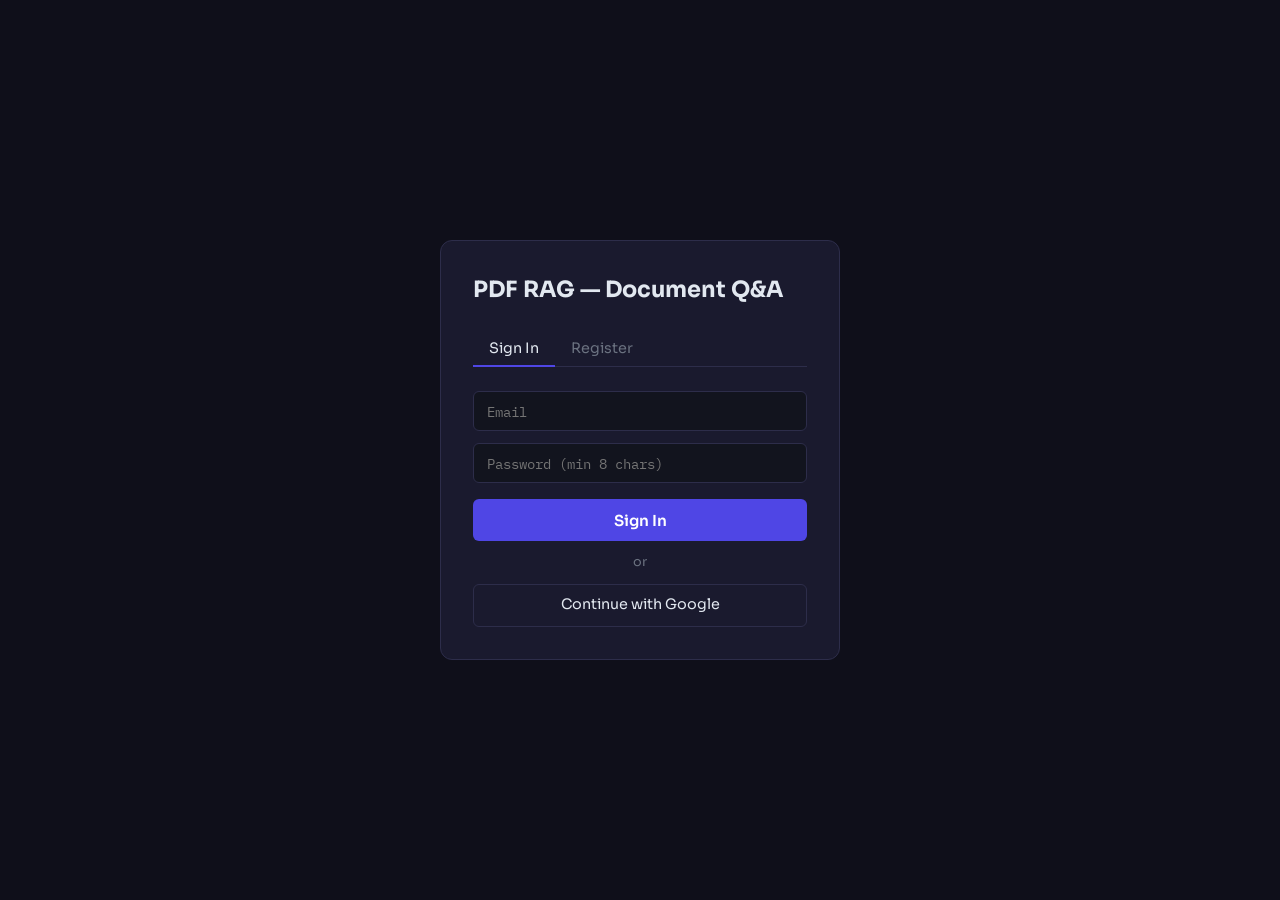
<file: api/static/login.html>
<!doctype html>
<html lang="en">
  <head>
    <meta charset="UTF-8" />
    <meta name="viewport" content="width=device-width, initial-scale=1.0" />
    <title>PDF RAG — Sign In</title>
    <link rel="preconnect" href="https://fonts.googleapis.com" />
    <link rel="preconnect" href="https://fonts.gstatic.com" crossorigin />
    <link href="https://fonts.googleapis.com/css2?family=Sora:wght@400;600;700&family=IBM+Plex+Mono:wght@400;500&display=swap" rel="stylesheet" />
    <link rel="stylesheet" href="./styles.css" />
    <style>
      body { display: flex; align-items: center; justify-content: center; min-height: 100vh; background: var(--bg, #0f1117); }
      .auth-card { background: var(--surface, #1a1d27); border: 1px solid var(--border, #2a2d3a); border-radius: 12px; padding: 2rem; width: 100%; max-width: 400px; }
      .auth-card__title { font-family: 'Sora', sans-serif; font-size: 1.4rem; font-weight: 700; margin-bottom: 1.5rem; color: var(--text, #e8eaf0); }
      .auth-tabs { display: flex; margin-bottom: 1.5rem; border-bottom: 1px solid var(--border, #2a2d3a); }
      .auth-tab { background: none; border: none; border-bottom: 2px solid transparent; padding: 0.5rem 1rem; cursor: pointer; font-family: 'Sora', sans-serif; font-size: 0.9rem; color: var(--text-muted, #6b7280); margin-bottom: -1px; }
      .auth-tab.active { border-bottom-color: var(--accent, #6c8ef5); color: var(--text, #e8eaf0); }
      .auth-form { display: flex; flex-direction: column; gap: 0.75rem; }
      .auth-form input { background: var(--input-bg, #12141e); border: 1px solid var(--border, #2a2d3a); border-radius: 6px; color: var(--text, #e8eaf0); font-family: 'IBM Plex Mono', monospace; padding: 0.6rem 0.8rem; font-size: 0.9rem; }
      .auth-form input:focus { outline: none; border-color: var(--accent, #6c8ef5); }
      .auth-btn { background: var(--accent, #6c8ef5); border: none; border-radius: 6px; color: #fff; cursor: pointer; font-family: 'Sora', sans-serif; font-size: 0.95rem; font-weight: 600; padding: 0.7rem; margin-top: 0.25rem; }
      .auth-btn:hover { opacity: 0.9; }
      .auth-divider { text-align: center; color: var(--text-muted, #6b7280); font-size: 0.8rem; margin: 0.75rem 0; }
      .oauth-btn { display: flex; align-items: center; justify-content: center; gap: 0.5rem; background: none; border: 1px solid var(--border, #2a2d3a); border-radius: 6px; color: var(--text, #e8eaf0); cursor: pointer; font-family: 'Sora', sans-serif; font-size: 0.9rem; padding: 0.6rem; text-decoration: none; }
      .oauth-btn:hover { border-color: var(--accent, #6c8ef5); }
      .auth-error { background: #3b1a1a; border: 1px solid #7f2020; border-radius: 6px; color: #f87171; font-size: 0.85rem; padding: 0.5rem 0.75rem; }
    </style>
  </head>
  <body>
    <div class="auth-card">
      <p class="auth-card__title">PDF RAG — Document Q&amp;A</p>
      <div class="auth-tabs">
        <button class="auth-tab active" data-tab="signin">Sign In</button>
        <button class="auth-tab" data-tab="register">Register</button>
      </div>
      <div id="auth-error" class="auth-error" hidden></div>
      <form class="auth-form" id="auth-form" novalidate>
        <input type="email" id="email" placeholder="Email" autocomplete="email" required />
        <input type="password" id="password" placeholder="Password (min 8 chars)" autocomplete="current-password" required />
        <button type="submit" class="auth-btn" id="submit-btn">Sign In</button>
      </form>
      <div class="auth-divider">or</div>
      <div style="display:flex;flex-direction:column;gap:0.5rem;">
        <a class="oauth-btn" href="/auth/oauth/google">Continue with Google</a>
      </div>
    </div>
    <script type="module" src="./login.js"></script>
  </body>
</html>
</file>
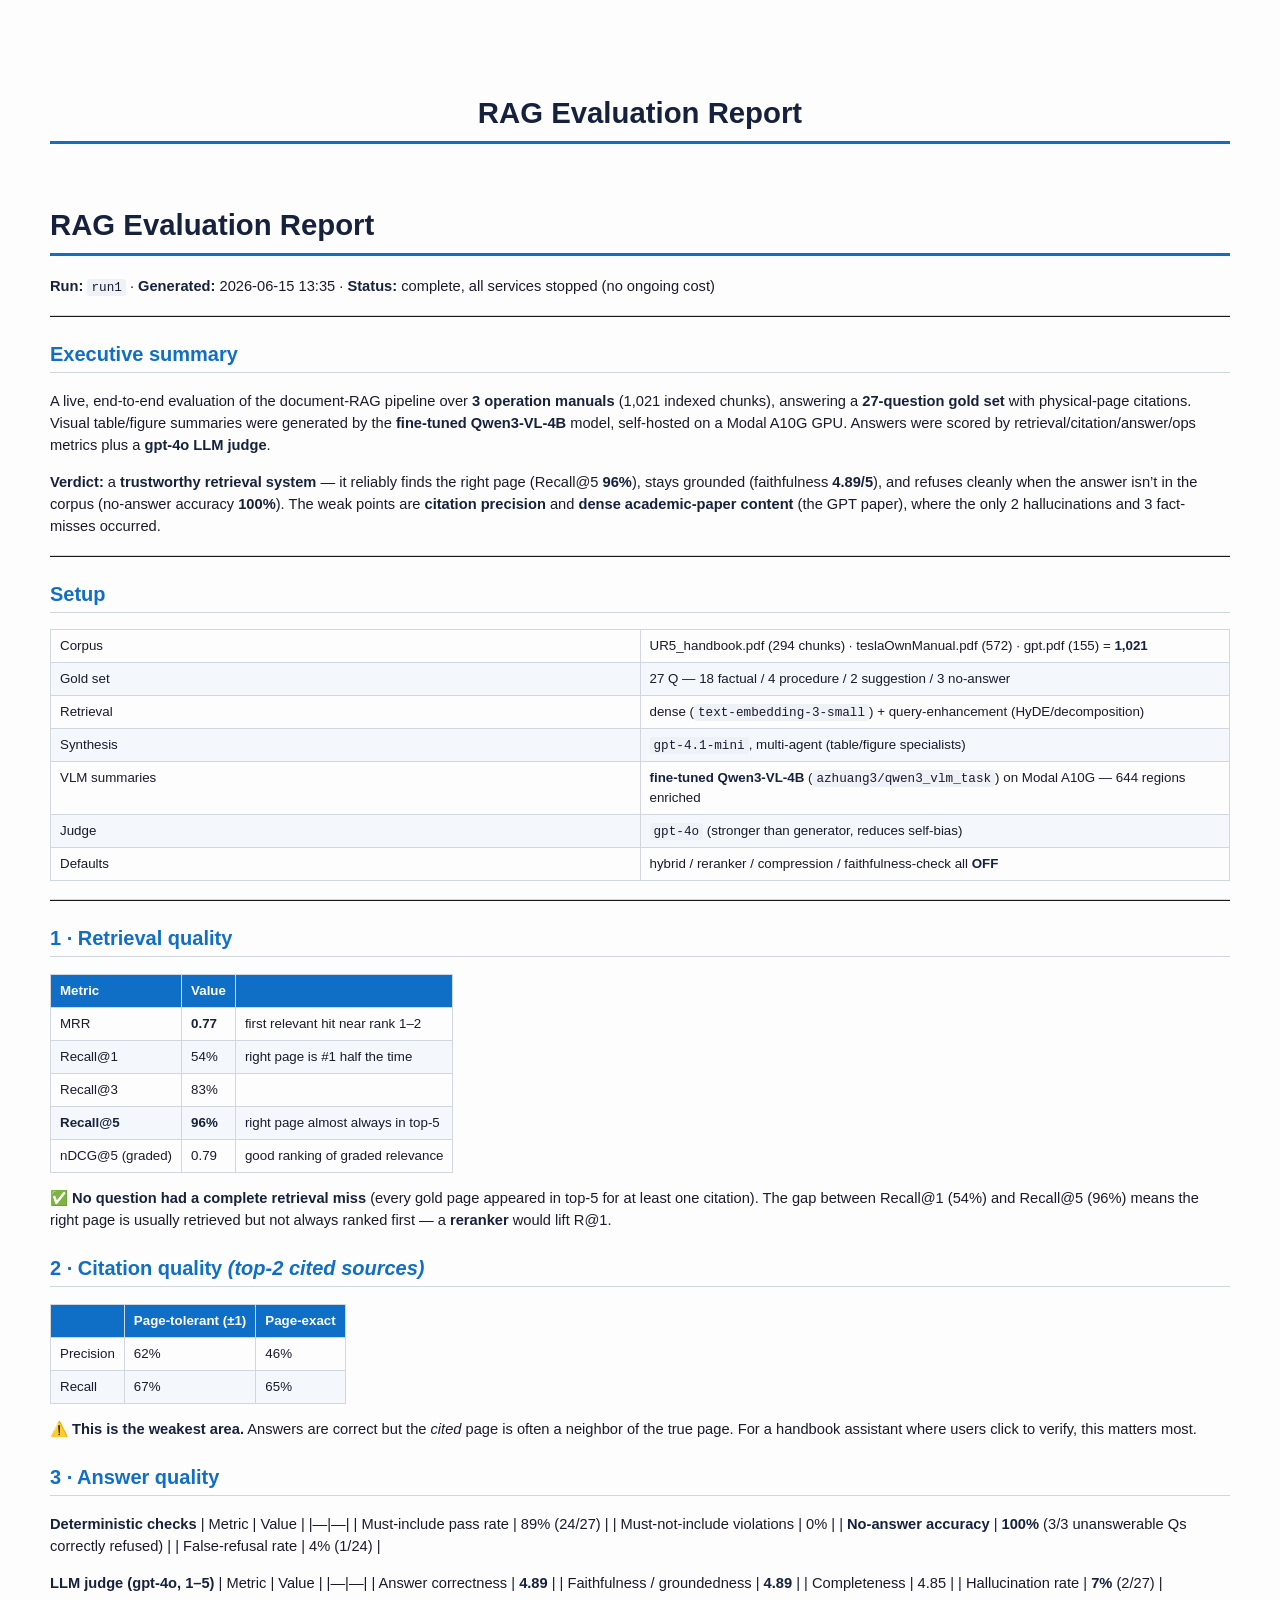
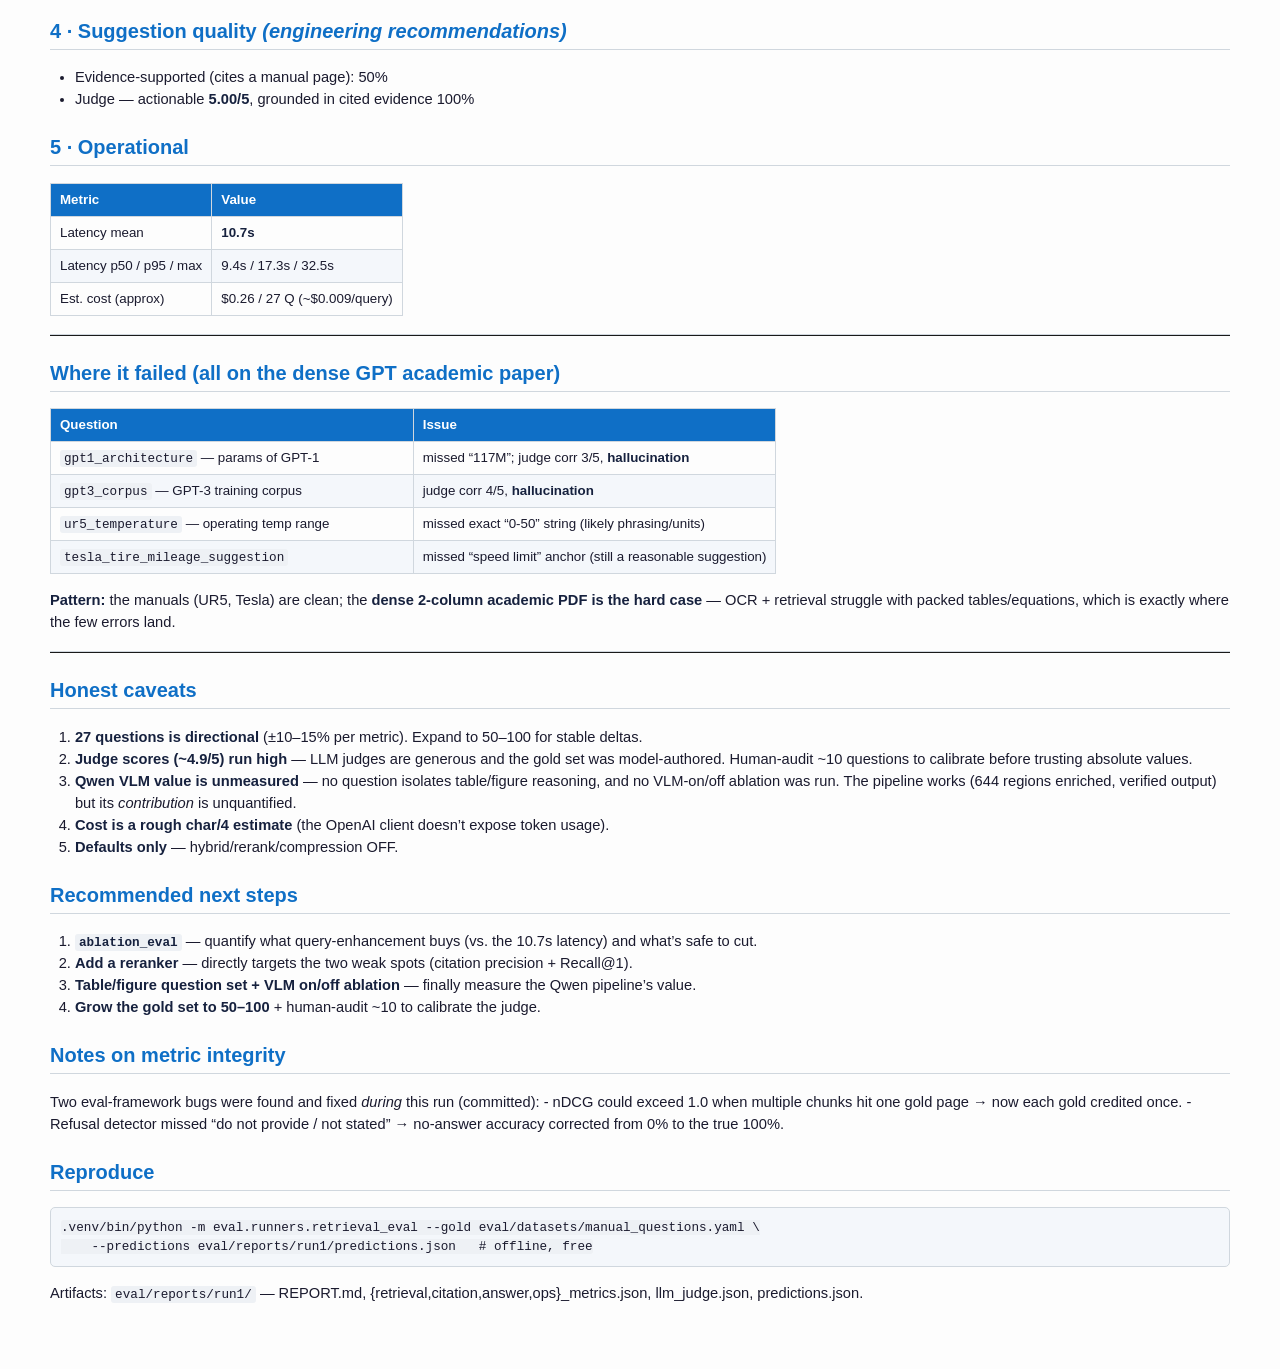
<file: eval/reports/run1/REPORT.html>
<!DOCTYPE html>
<html xmlns="http://www.w3.org/1999/xhtml" lang="" xml:lang="">
<head>
  <meta charset="utf-8" />
  <meta name="generator" content="pandoc" />
  <meta name="viewport" content="width=device-width, initial-scale=1.0, user-scalable=yes" />
  <title>RAG Evaluation Report</title>
  <style>
    html {
      line-height: 1.5;
      font-family: Georgia, serif;
      font-size: 20px;
      color: #1a1a1a;
      background-color: #fdfdfd;
    }
    body {
      margin: 0 auto;
      max-width: 36em;
      padding-left: 50px;
      padding-right: 50px;
      padding-top: 50px;
      padding-bottom: 50px;
      hyphens: auto;
      word-wrap: break-word;
      text-rendering: optimizeLegibility;
      font-kerning: normal;
    }
    @media (max-width: 600px) {
      body {
        font-size: 0.9em;
        padding: 1em;
      }
    }
    @media print {
      body {
        background-color: transparent;
        color: black;
        font-size: 12pt;
      }
      p, h2, h3 {
        orphans: 3;
        widows: 3;
      }
      h2, h3, h4 {
        page-break-after: avoid;
      }
    }
    p {
      margin: 1em 0;
    }
    a {
      color: #1a1a1a;
    }
    a:visited {
      color: #1a1a1a;
    }
    img {
      max-width: 100%;
    }
    h1, h2, h3, h4, h5, h6 {
      margin-top: 1.4em;
    }
    h5, h6 {
      font-size: 1em;
      font-style: italic;
    }
    h6 {
      font-weight: normal;
    }
    ol, ul {
      padding-left: 1.7em;
      margin-top: 1em;
    }
    li > ol, li > ul {
      margin-top: 0;
    }
    blockquote {
      margin: 1em 0 1em 1.7em;
      padding-left: 1em;
      border-left: 2px solid #e6e6e6;
      color: #606060;
    }
    code {
      font-family: Menlo, Monaco, 'Lucida Console', Consolas, monospace;
      font-size: 85%;
      margin: 0;
    }
    pre {
      margin: 1em 0;
      overflow: auto;
    }
    pre code {
      padding: 0;
      overflow: visible;
    }
    .sourceCode {
     background-color: transparent;
     overflow: visible;
    }
    hr {
      background-color: #1a1a1a;
      border: none;
      height: 1px;
      margin: 1em 0;
    }
    table {
      margin: 1em 0;
      border-collapse: collapse;
      width: 100%;
      overflow-x: auto;
      display: block;
      font-variant-numeric: lining-nums tabular-nums;
    }
    table caption {
      margin-bottom: 0.75em;
    }
    tbody {
      margin-top: 0.5em;
      border-top: 1px solid #1a1a1a;
      border-bottom: 1px solid #1a1a1a;
    }
    th {
      border-top: 1px solid #1a1a1a;
      padding: 0.25em 0.5em 0.25em 0.5em;
    }
    td {
      padding: 0.125em 0.5em 0.25em 0.5em;
    }
    header {
      margin-bottom: 4em;
      text-align: center;
    }
    #TOC li {
      list-style: none;
    }
    #TOC a:not(:hover) {
      text-decoration: none;
    }
    code{white-space: pre-wrap;}
    span.smallcaps{font-variant: small-caps;}
    span.underline{text-decoration: underline;}
    div.column{display: inline-block; vertical-align: top; width: 50%;}
    div.hanging-indent{margin-left: 1.5em; text-indent: -1.5em;}
    ul.task-list{list-style: none;}
    .display.math{display: block; text-align: center; margin: 0.5rem auto;}
  </style>
  <!--[if lt IE 9]>
    <script src="//cdnjs.cloudflare.com/ajax/libs/html5shiv/3.7.3/html5shiv-printshiv.min.js"></script>
  <![endif]-->
  <style>
    @page { margin: 1.6cm 1.8cm; }
    body { font-family: -apple-system, "Helvetica Neue", Arial, sans-serif; font-size: 11pt;
           line-height: 1.5; color: #1a1a2e; max-width: 100%; }
    h1 { font-size: 22pt; color: #16213e; border-bottom: 3px solid #0f6fc6; padding-bottom: 6px; }
    h2 { font-size: 15pt; color: #0f6fc6; margin-top: 22px; border-bottom: 1px solid #d0d7de; padding-bottom: 3px; }
    h3 { font-size: 12.5pt; color: #16213e; }
    table { border-collapse: collapse; width: 100%; margin: 10px 0; font-size: 10pt; }
    th, td { border: 1px solid #d0d7de; padding: 6px 9px; text-align: left; vertical-align: top; }
    th { background: #0f6fc6; color: #fff; font-weight: 600; }
    tr:nth-child(even) td { background: #f4f7fb; }
    code { background: #eef1f5; padding: 1px 4px; border-radius: 3px; font-size: 9.5pt; }
    pre { background: #f4f7fb; border: 1px solid #d0d7de; border-radius: 5px; padding: 10px; font-size: 9pt; overflow-x: auto; }
    strong { color: #16213e; }
    hr { border: none; border-top: 1px solid #d0d7de; margin: 18px 0; }
    blockquote { border-left: 3px solid #0f6fc6; margin: 8px 0; padding: 2px 12px; color: #444; }
  </style>
</head>
<body>
<header id="title-block-header">
<h1 class="title">RAG Evaluation Report</h1>
</header>
<h1 id="rag-evaluation-report">RAG Evaluation Report</h1>
<p><strong>Run:</strong> <code>run1</code> · <strong>Generated:</strong> 2026-06-15 13:35 · <strong>Status:</strong> complete, all services stopped (no ongoing cost)</p>
<hr />
<h2 id="executive-summary">Executive summary</h2>
<p>A live, end-to-end evaluation of the document-RAG pipeline over <strong>3 operation manuals</strong> (1,021 indexed chunks), answering a <strong>27-question gold set</strong> with physical-page citations. Visual table/figure summaries were generated by the <strong>fine-tuned Qwen3-VL-4B</strong> model, self-hosted on a Modal A10G GPU. Answers were scored by retrieval/citation/answer/ops metrics plus a <strong>gpt-4o LLM judge</strong>.</p>
<p><strong>Verdict:</strong> a <strong>trustworthy retrieval system</strong> — it reliably finds the right page (Recall@5 <strong>96%</strong>), stays grounded (faithfulness <strong>4.89/5</strong>), and refuses cleanly when the answer isn’t in the corpus (no-answer accuracy <strong>100%</strong>). The weak points are <strong>citation precision</strong> and <strong>dense academic-paper content</strong> (the GPT paper), where the only 2 hallucinations and 3 fact-misses occurred.</p>
<hr />
<h2 id="setup">Setup</h2>
<table>
<colgroup>
<col style="width: 50%" />
<col style="width: 50%" />
</colgroup>
<tbody>
<tr class="odd">
<td>Corpus</td>
<td>UR5_handbook.pdf (294 chunks) · teslaOwnManual.pdf (572) · gpt.pdf (155) = <strong>1,021</strong></td>
</tr>
<tr class="even">
<td>Gold set</td>
<td>27 Q — 18 factual / 4 procedure / 2 suggestion / 3 no-answer</td>
</tr>
<tr class="odd">
<td>Retrieval</td>
<td>dense (<code>text-embedding-3-small</code>) + query-enhancement (HyDE/decomposition)</td>
</tr>
<tr class="even">
<td>Synthesis</td>
<td><code>gpt-4.1-mini</code>, multi-agent (table/figure specialists)</td>
</tr>
<tr class="odd">
<td>VLM summaries</td>
<td><strong>fine-tuned Qwen3-VL-4B</strong> (<code>azhuang3/qwen3_vlm_task</code>) on Modal A10G — 644 regions enriched</td>
</tr>
<tr class="even">
<td>Judge</td>
<td><code>gpt-4o</code> (stronger than generator, reduces self-bias)</td>
</tr>
<tr class="odd">
<td>Defaults</td>
<td>hybrid / reranker / compression / faithfulness-check all <strong>OFF</strong></td>
</tr>
</tbody>
</table>
<hr />
<h2 id="retrieval-quality">1 · Retrieval quality</h2>
<table>
<thead>
<tr class="header">
<th>Metric</th>
<th>Value</th>
<th></th>
</tr>
</thead>
<tbody>
<tr class="odd">
<td>MRR</td>
<td><strong>0.77</strong></td>
<td>first relevant hit near rank 1–2</td>
</tr>
<tr class="even">
<td>Recall@1</td>
<td>54%</td>
<td>right page is #1 half the time</td>
</tr>
<tr class="odd">
<td>Recall@3</td>
<td>83%</td>
<td></td>
</tr>
<tr class="even">
<td><strong>Recall@5</strong></td>
<td><strong>96%</strong></td>
<td>right page almost always in top-5</td>
</tr>
<tr class="odd">
<td>nDCG@5 (graded)</td>
<td>0.79</td>
<td>good ranking of graded relevance</td>
</tr>
</tbody>
</table>
<p>✅ <strong>No question had a complete retrieval miss</strong> (every gold page appeared in top-5 for at least one citation). The gap between Recall@1 (54%) and Recall@5 (96%) means the right page is usually retrieved but not always ranked first — a <strong>reranker</strong> would lift R@1.</p>
<h2 id="citation-quality-top-2-cited-sources">2 · Citation quality <em>(top-2 cited sources)</em></h2>
<table>
<thead>
<tr class="header">
<th></th>
<th>Page-tolerant (±1)</th>
<th>Page-exact</th>
</tr>
</thead>
<tbody>
<tr class="odd">
<td>Precision</td>
<td>62%</td>
<td>46%</td>
</tr>
<tr class="even">
<td>Recall</td>
<td>67%</td>
<td>65%</td>
</tr>
</tbody>
</table>
<p>⚠️ <strong>This is the weakest area.</strong> Answers are correct but the <em>cited</em> page is often a neighbor of the true page. For a handbook assistant where users click to verify, this matters most.</p>
<h2 id="answer-quality">3 · Answer quality</h2>
<p><strong>Deterministic checks</strong> | Metric | Value | |—|—| | Must-include pass rate | 89% (24/27) | | Must-not-include violations | 0% | | <strong>No-answer accuracy</strong> | <strong>100%</strong> (3/3 unanswerable Qs correctly refused) | | False-refusal rate | 4% (1/24) |</p>
<p><strong>LLM judge (gpt-4o, 1–5)</strong> | Metric | Value | |—|—| | Answer correctness | <strong>4.89</strong> | | Faithfulness / groundedness | <strong>4.89</strong> | | Completeness | 4.85 | | Hallucination rate | <strong>7%</strong> (2/27) |</p>
<h2 id="suggestion-quality-engineering-recommendations">4 · Suggestion quality <em>(engineering recommendations)</em></h2>
<ul>
<li>Evidence-supported (cites a manual page): 50%</li>
<li>Judge — actionable <strong>5.00/5</strong>, grounded in cited evidence 100%</li>
</ul>
<h2 id="operational">5 · Operational</h2>
<table>
<thead>
<tr class="header">
<th>Metric</th>
<th>Value</th>
</tr>
</thead>
<tbody>
<tr class="odd">
<td>Latency mean</td>
<td><strong>10.7s</strong></td>
</tr>
<tr class="even">
<td>Latency p50 / p95 / max</td>
<td>9.4s / 17.3s / 32.5s</td>
</tr>
<tr class="odd">
<td>Est. cost (approx)</td>
<td>$0.26 / 27 Q (~$0.009/query)</td>
</tr>
</tbody>
</table>
<hr />
<h2 id="where-it-failed-all-on-the-dense-gpt-academic-paper">Where it failed (all on the dense GPT academic paper)</h2>
<table>
<colgroup>
<col style="width: 50%" />
<col style="width: 50%" />
</colgroup>
<thead>
<tr class="header">
<th>Question</th>
<th>Issue</th>
</tr>
</thead>
<tbody>
<tr class="odd">
<td><code>gpt1_architecture</code> — params of GPT-1</td>
<td>missed “117M”; judge corr 3/5, <strong>hallucination</strong></td>
</tr>
<tr class="even">
<td><code>gpt3_corpus</code> — GPT-3 training corpus</td>
<td>judge corr 4/5, <strong>hallucination</strong></td>
</tr>
<tr class="odd">
<td><code>ur5_temperature</code> — operating temp range</td>
<td>missed exact “0-50” string (likely phrasing/units)</td>
</tr>
<tr class="even">
<td><code>tesla_tire_mileage_suggestion</code></td>
<td>missed “speed limit” anchor (still a reasonable suggestion)</td>
</tr>
</tbody>
</table>
<p><strong>Pattern:</strong> the manuals (UR5, Tesla) are clean; the <strong>dense 2-column academic PDF is the hard case</strong> — OCR + retrieval struggle with packed tables/equations, which is exactly where the few errors land.</p>
<hr />
<h2 id="honest-caveats">Honest caveats</h2>
<ol type="1">
<li><strong>27 questions is directional</strong> (±10–15% per metric). Expand to 50–100 for stable deltas.</li>
<li><strong>Judge scores (~4.9/5) run high</strong> — LLM judges are generous and the gold set was model-authored. Human-audit ~10 questions to calibrate before trusting absolute values.</li>
<li><strong>Qwen VLM value is unmeasured</strong> — no question isolates table/figure reasoning, and no VLM-on/off ablation was run. The pipeline works (644 regions enriched, verified output) but its <em>contribution</em> is unquantified.</li>
<li><strong>Cost is a rough char/4 estimate</strong> (the OpenAI client doesn’t expose token usage).</li>
<li><strong>Defaults only</strong> — hybrid/rerank/compression OFF.</li>
</ol>
<h2 id="recommended-next-steps">Recommended next steps</h2>
<ol type="1">
<li><strong><code>ablation_eval</code></strong> — quantify what query-enhancement buys (vs. the 10.7s latency) and what’s safe to cut.</li>
<li><strong>Add a reranker</strong> — directly targets the two weak spots (citation precision + Recall@1).</li>
<li><strong>Table/figure question set + VLM on/off ablation</strong> — finally measure the Qwen pipeline’s value.</li>
<li><strong>Grow the gold set to 50–100</strong> + human-audit ~10 to calibrate the judge.</li>
</ol>
<h2 id="notes-on-metric-integrity">Notes on metric integrity</h2>
<p>Two eval-framework bugs were found and fixed <em>during</em> this run (committed): - nDCG could exceed 1.0 when multiple chunks hit one gold page → now each gold credited once. - Refusal detector missed “do not provide / not stated” → no-answer accuracy corrected from 0% to the true 100%.</p>
<h2 id="reproduce">Reproduce</h2>
<pre><code>.venv/bin/python -m eval.runners.retrieval_eval --gold eval/datasets/manual_questions.yaml \
    --predictions eval/reports/run1/predictions.json   # offline, free</code></pre>
<p>Artifacts: <code>eval/reports/run1/</code> — REPORT.md, {retrieval,citation,answer,ops}_metrics.json, llm_judge.json, predictions.json.</p>
</body>
</html>
</file>
<file: api/static/styles.css>
/* ── Reset & base ──────────────────────────────────────────── */
*, *::before, *::after { box-sizing: border-box; margin: 0; padding: 0; }

:root {
  --bg:          #0f0f1a;
  --surface:     #1a1a2e;
  --surface2:    #2d2d4a;
  --border:      #2d2d4a;
  --accent:      #4f46e5;
  --accent-soft: #a5b4fc;
  --text:        #e2e8f0;
  --text-muted:  #6b7280;
  --text-dim:    #94a3b8;
  --green:       #22c55e;
  --amber:       #f59e0b;
  --red:         #ef4444;
  --sidebar-w:   280px;
  --radius:      8px;
  --font:        'Sora', system-ui, sans-serif;
  --mono:        'IBM Plex Mono', monospace;
}

html, body { height: 100%; }

body {
  font-family: var(--font);
  background: var(--bg);
  color: var(--text);
  font-size: 14px;
  line-height: 1.5;
}

/* ── App shell ─────────────────────────────────────────────── */
.app {
  display: flex;
  height: 100vh;
  overflow: hidden;
}

/* ── Sidebar ────────────────────────────────────────────────── */
.sidebar {
  width: var(--sidebar-w);
  min-width: var(--sidebar-w);
  background: var(--surface);
  border-right: 1px solid var(--border);
  display: flex;
  flex-direction: column;
  overflow: hidden;
}

.sidebar__header {
  padding: 16px;
  border-bottom: 1px solid var(--border);
  display: flex;
  flex-direction: column;
  gap: 12px;
}

.sidebar__title {
  font-size: 11px;
  font-weight: 700;
  letter-spacing: 0.1em;
  text-transform: uppercase;
  color: var(--text-muted);
}

/* Upload zone */
.upload-zone {
  display: flex;
  align-items: center;
  justify-content: center;
  gap: 8px;
  border: 2px dashed var(--border);
  border-radius: var(--radius);
  padding: 12px;
  cursor: pointer;
  background: var(--bg);
  transition: border-color 0.15s, background 0.15s;
}

.upload-zone:hover,
.upload-zone.drag-over {
  border-color: var(--accent);
  background: #1a1a3a;
}

.upload-zone__icon {
  font-size: 18px;
  color: var(--accent-soft);
  font-weight: 700;
}

.upload-zone__text {
  font-size: 13px;
  color: var(--accent-soft);
  font-weight: 600;
}

/* Document list */
.doc-list {
  flex: 1;
  overflow-y: auto;
  padding: 8px;
  list-style: none;
}

.doc-list__empty {
  padding: 16px;
  font-size: 12px;
  color: var(--text-muted);
  text-align: center;
  line-height: 1.6;
}

/* Document card */
.doc-card {
  background: var(--surface2);
  border-radius: var(--radius);
  padding: 10px 12px;
  margin-bottom: 6px;
  border: 1px solid var(--border);
  transition: border-color 0.15s, opacity 0.15s;
}

.doc-card--selected {
  border-color: var(--accent);
}

.doc-card--disabled {
  opacity: 0.5;
}

.doc-card__row {
  display: flex;
  align-items: center;
  gap: 8px;
  margin-bottom: 4px;
}

.doc-card__name {
  font-size: 12px;
  font-weight: 600;
  color: var(--text);
  white-space: nowrap;
  overflow: hidden;
  text-overflow: ellipsis;
  flex: 1;
}

.doc-card__status {
  font-size: 11px;
  margin-left: 24px;
}

.doc-card__status--ready  { color: var(--green); }
.doc-card__status--processing { color: var(--amber); }
.doc-card__status--error  { color: var(--red); }

/* Pipeline steps (shown while processing) */
.doc-card__pipeline {
  margin-left: 24px;
  display: flex;
  flex-direction: column;
  gap: 3px;
  margin-top: 4px;
}

.pipeline-step {
  font-size: 11px;
  display: flex;
  align-items: center;
  gap: 6px;
}

.pipeline-step--done    { color: var(--green); }
.pipeline-step--active  { color: var(--amber); }
.pipeline-step--pending { color: var(--text-muted); }

/* Progress bar */
.doc-card__progress {
  margin: 6px 0 0 24px;
  height: 3px;
  background: var(--bg);
  border-radius: 2px;
  overflow: hidden;
}

.doc-card__progress-fill {
  height: 100%;
  background: var(--amber);
  border-radius: 2px;
  width: 0%;
  transition: width 0.5s;
}

/* Sidebar footer */
.sidebar__footer {
  padding: 10px 16px;
  border-top: 1px solid var(--border);
  font-size: 11px;
  color: var(--text-muted);
  text-align: center;
}

/* ── Main panel ─────────────────────────────────────────────── */
.main-panel {
  flex: 1;
  display: flex;
  flex-direction: column;
  overflow: hidden;
  background: var(--bg);
}

/* Query bar */
.query-bar {
  padding: 10px 16px;
  border-bottom: 1px solid var(--border);
  display: flex;
  align-items: center;
  gap: 8px;
  flex-wrap: wrap;
  min-height: 42px;
}

.query-bar__label {
  font-size: 11px;
  color: var(--text-muted);
  white-space: nowrap;
}

.query-bar__tags {
  display: flex;
  flex-wrap: wrap;
  gap: 6px;
}

.query-bar__empty {
  font-size: 11px;
  color: var(--text-muted);
  font-style: italic;
}

.query-tag {
  font-size: 11px;
  background: var(--surface2);
  color: var(--accent-soft);
  padding: 2px 10px;
  border-radius: 12px;
  font-family: var(--mono);
}

/* Chat history */
.chat-history {
  flex: 1;
  overflow-y: auto;
  padding: 20px 16px;
  display: flex;
  flex-direction: column;
  gap: 16px;
}

.chat-history__empty {
  color: var(--text-muted);
  font-size: 13px;
  text-align: center;
  margin-top: 40px;
}

/* Chat bubbles */
.chat-turn { display: flex; flex-direction: column; gap: 8px; }

.chat-question {
  align-self: flex-end;
  max-width: 72%;
  background: var(--accent);
  color: #fff;
  padding: 10px 14px;
  border-radius: 12px 12px 2px 12px;
  font-size: 13px;
  line-height: 1.6;
}

.chat-answer {
  align-self: flex-start;
  max-width: 84%;
}

.chat-answer__text {
  background: var(--surface2);
  color: var(--text);
  padding: 12px 14px;
  border-radius: 2px 12px 12px 12px;
  font-size: 13px;
  line-height: 1.7;
}

.chat-answer__sources {
  display: flex;
  flex-wrap: wrap;
  gap: 5px;
  margin-top: 6px;
}

.source-chip {
  font-size: 10px;
  font-family: var(--mono);
  background: var(--surface);
  color: var(--text-muted);
  padding: 3px 8px;
  border-radius: 4px;
  border: 1px solid var(--border);
}

/* Chat input area */
.chat-input-area {
  padding: 12px 16px;
  border-top: 1px solid var(--border);
}

.ask-error {
  font-size: 12px;
  color: var(--red);
  margin-bottom: 8px;
}

.chat-input {
  display: flex;
  gap: 8px;
  align-items: flex-end;
}

.chat-input textarea {
  flex: 1;
  background: var(--surface2);
  border: 1px solid var(--border);
  border-radius: var(--radius);
  color: var(--text);
  font-family: var(--font);
  font-size: 13px;
  padding: 10px 12px;
  resize: none;
  line-height: 1.5;
  outline: none;
  transition: border-color 0.15s;
}

.chat-input textarea:focus { border-color: var(--accent); }
.chat-input textarea::placeholder { color: var(--text-muted); }

.chat-input button {
  padding: 10px 20px;
  background: var(--accent);
  color: #fff;
  border: none;
  border-radius: var(--radius);
  font-family: var(--font);
  font-size: 13px;
  font-weight: 600;
  cursor: pointer;
  white-space: nowrap;
  transition: opacity 0.15s;
}

.chat-input button:disabled {
  opacity: 0.4;
  cursor: not-allowed;
}

.chat-input button:not(:disabled):hover { opacity: 0.85; }

/* Scrollbar styling */
::-webkit-scrollbar { width: 6px; }
::-webkit-scrollbar-track { background: transparent; }
::-webkit-scrollbar-thumb { background: var(--surface2); border-radius: 3px; }

/* ── Conversation history sidebar section ─────────────────── */
.sidebar__section { border-top: 1px solid var(--border, #e5e7eb); margin-top: 0.5rem; padding-top: 0.5rem; }
.sidebar__section-header { display: flex; align-items: center; justify-content: space-between; padding: 0 1rem 0.4rem; }

.convo-list { list-style: none; margin: 0; padding: 0; overflow-y: auto; max-height: 240px; }
.convo-list__empty { padding: 0.5rem 1rem; font-size: 0.75rem; color: var(--text-muted, #6b7280); }

.convo-card {
  position: relative;
  padding: 0.5rem 2rem 0.5rem 1rem;
  cursor: pointer;
  border-radius: var(--radius, 6px);
  margin: 0 0.4rem 0.25rem;
  transition: background 0.1s;
}
.convo-card:hover { background: var(--surface2, #f3f4f6); }
.convo-card--active { background: var(--surface2, #f3f4f6); }

.convo-card__title { font-size: 0.78rem; font-weight: 600; color: var(--text, #111); white-space: nowrap; overflow: hidden; text-overflow: ellipsis; }
.convo-card__preview { font-size: 0.72rem; color: var(--text-muted, #6b7280); white-space: nowrap; overflow: hidden; text-overflow: ellipsis; margin-top: 1px; }
.convo-card__date { font-size: 0.68rem; color: var(--text-muted, #9ca3af); margin-top: 2px; }

.convo-card__delete {
  position: absolute; top: 50%; right: 0.4rem; transform: translateY(-50%);
  background: none; border: none; color: var(--text-muted, #9ca3af);
  cursor: pointer; font-size: 0.7rem; padding: 0.2rem; opacity: 0;
  transition: opacity 0.15s;
}
.convo-card:hover .convo-card__delete { opacity: 1; }
.convo-card__delete:hover { color: #ef4444; }
</file>
